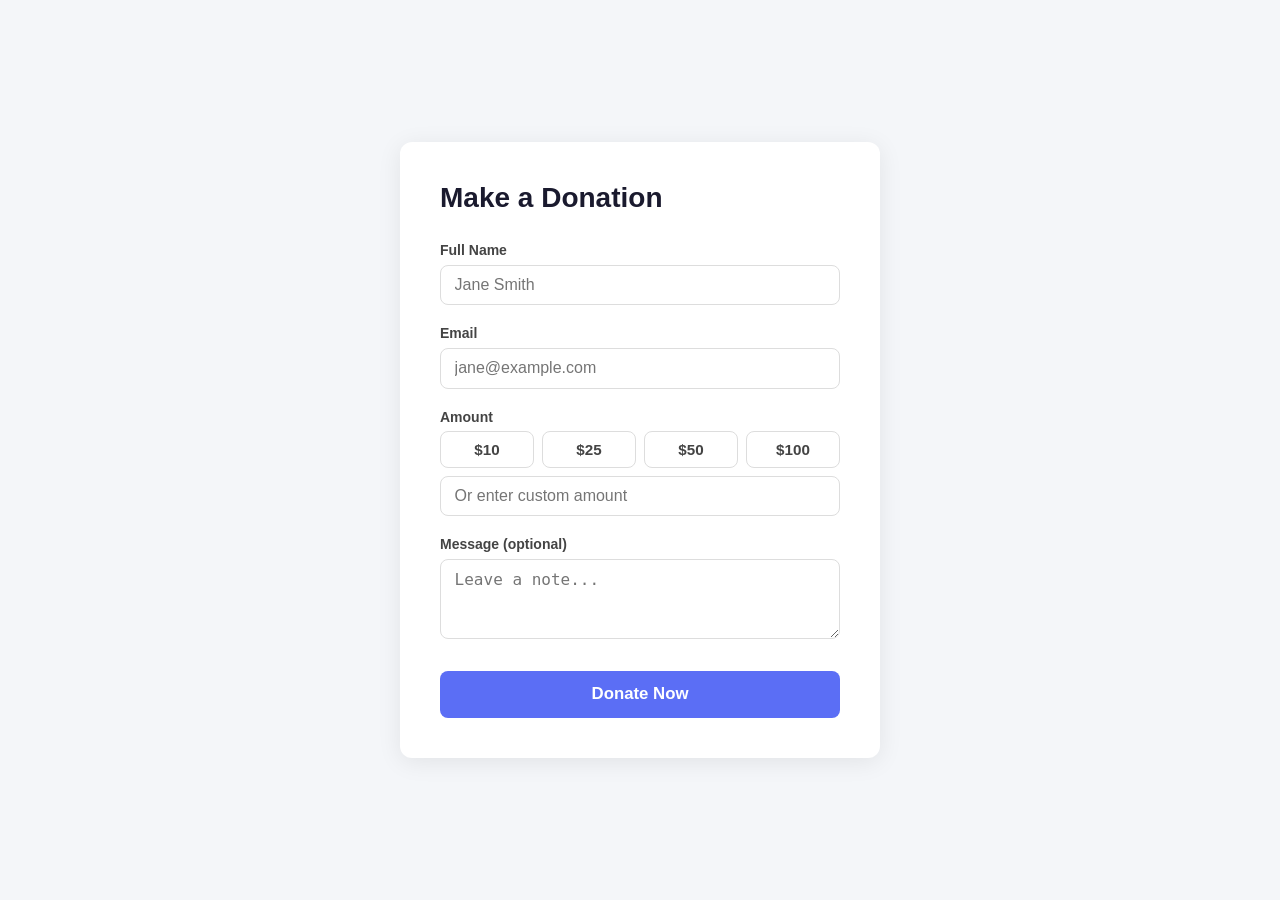
<file: index.html>
<!DOCTYPE html>
<html lang="en">
<head>
  <meta charset="UTF-8" />
  <meta name="viewport" content="width=device-width, initial-scale=1.0" />
  <title>Donation Form</title>
  <link rel="stylesheet" href="style.css" />
</head>
<body>
  <main>
    <form id="donation-form">
      <h1>Make a Donation</h1>

      <div class="field">
        <label for="name">Full Name</label>
        <input type="text" id="name" name="name" placeholder="Jane Smith" required />
      </div>

      <div class="field">
        <label for="email">Email</label>
        <input type="email" id="email" name="email" placeholder="jane@example.com" required />
      </div>

      <div class="field">
        <label>Amount</label>
        <div class="amount-options">
          <button type="button" class="amount-btn" data-amount="10">$10</button>
          <button type="button" class="amount-btn" data-amount="25">$25</button>
          <button type="button" class="amount-btn" data-amount="50">$50</button>
          <button type="button" class="amount-btn" data-amount="100">$100</button>
        </div>
        <input type="number" id="custom-amount" name="amount" placeholder="Or enter custom amount" min="1" />
      </div>

      <div class="field">
        <label for="message">Message (optional)</label>
        <textarea id="message" name="message" rows="3" placeholder="Leave a note..."></textarea>
      </div>

      <button type="submit" class="submit-btn">Donate Now</button>
    </form>
  </main>
  <script src="script.js"></script>
</body>
</html>
</file>
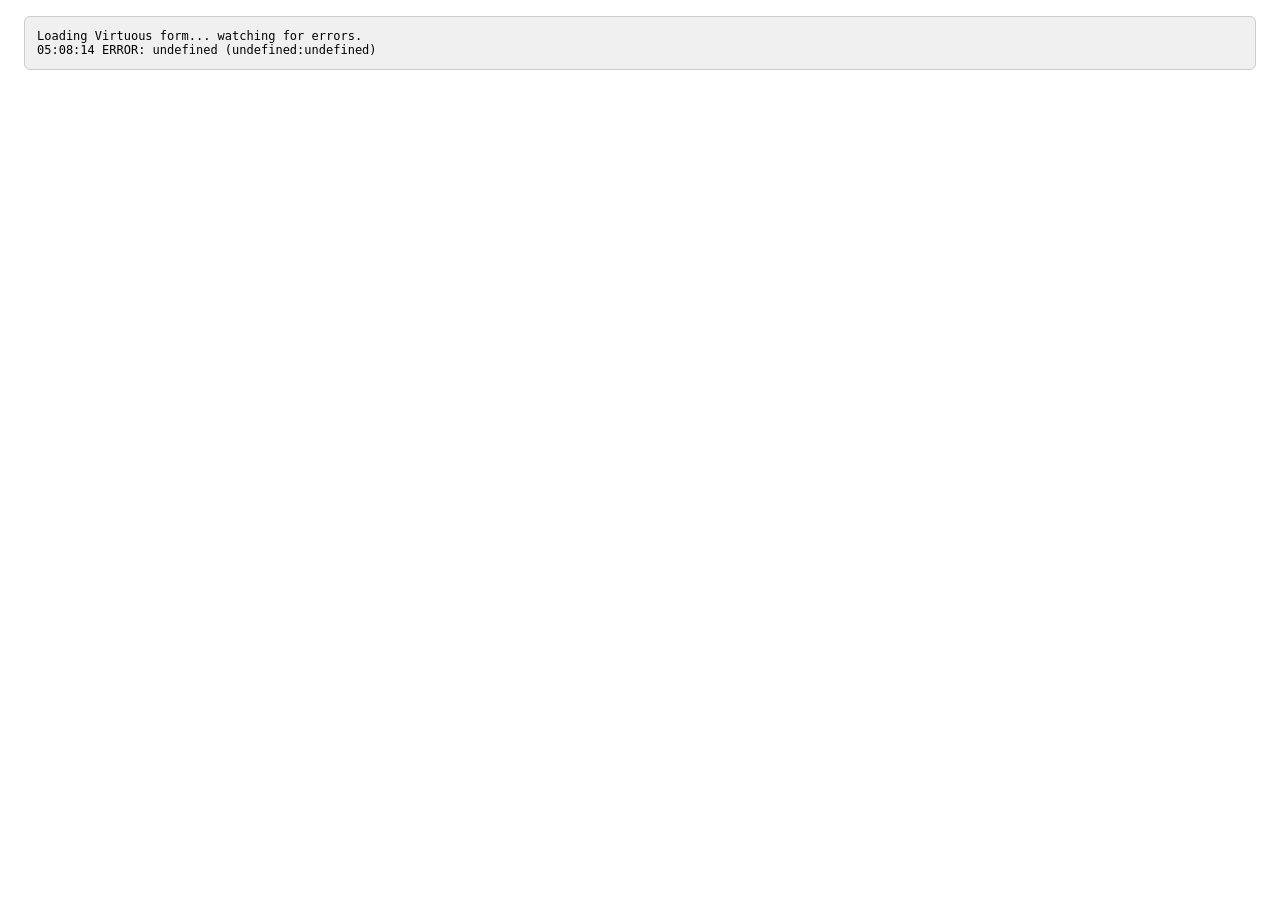
<file: virtuous-embed.html>
<!DOCTYPE html>
<html lang="en">
<head>
  <meta charset="UTF-8" />
  <meta name="viewport" content="width=device-width, initial-scale=1.0" />
  <title>Virtuous Form — Preview</title>
  <style>
    #debug {
      font-family: monospace;
      font-size: 12px;
      background: #f0f0f0;
      border: 1px solid #ccc;
      padding: 12px;
      margin: 16px;
      border-radius: 6px;
      white-space: pre-wrap;
    }
  </style>
</head>
<body>
  <div id="debug">Loading Virtuous form... watching for errors.</div>

  <script>
    const log = (msg) => {
      document.getElementById('debug').textContent += '\n' + new Date().toISOString().slice(11,19) + ' ' + msg;
    };
    window.addEventListener('error', (e) => log('ERROR: ' + e.message + ' (' + e.filename + ':' + e.lineno + ')'), true);
    window.addEventListener('unhandledrejection', (e) => log('PROMISE ERROR: ' + e.reason));
    const observer = new MutationObserver(() => {
      const vf = document.querySelector('[data-virtuous-form]');
      if (vf) log('Virtuous div injected: ' + JSON.stringify(vf.dataset));
    });
    observer.observe(document.body, { childList: true, subtree: true });
    setTimeout(() => log('Still waiting after 10s...'), 10000);
    setTimeout(() => log('Still waiting after 20s...'), 20000);
  </script>

  <script
    src="https://cdn.virtuoussoftware.com/virtuous.embed.min.js"
    data-vform="EC2B5B25-B5D3-4B4F-97A4-498DBEDE4298"
    data-orgId="8106"
    data-isGiving="true"
    data-merchantType="StripeUnified"
    data-dependencies="[]">
  </script>
</body>
</html>
</file>
<file: style.css>
*, *::before, *::after {
  box-sizing: border-box;
  margin: 0;
  padding: 0;
}

body {
  font-family: -apple-system, BlinkMacSystemFont, "Segoe UI", Roboto, sans-serif;
  background: #f4f6f9;
  min-height: 100vh;
  display: flex;
  align-items: center;
  justify-content: center;
  padding: 2rem;
}

main {
  background: #fff;
  border-radius: 12px;
  box-shadow: 0 4px 24px rgba(0, 0, 0, 0.08);
  padding: 2.5rem;
  width: 100%;
  max-width: 480px;
}

h1 {
  font-size: 1.75rem;
  margin-bottom: 1.75rem;
  color: #1a1a2e;
}

.field {
  margin-bottom: 1.25rem;
}

label {
  display: block;
  font-size: 0.875rem;
  font-weight: 600;
  color: #444;
  margin-bottom: 0.4rem;
}

input[type="text"],
input[type="email"],
input[type="number"],
textarea {
  width: 100%;
  padding: 0.65rem 0.85rem;
  border: 1.5px solid #ddd;
  border-radius: 8px;
  font-size: 1rem;
  color: #1a1a2e;
  transition: border-color 0.2s;
}

input:focus,
textarea:focus {
  outline: none;
  border-color: #5b6ef5;
}

textarea {
  resize: vertical;
}

.amount-options {
  display: flex;
  gap: 0.5rem;
  margin-bottom: 0.5rem;
  flex-wrap: wrap;
}

.amount-btn {
  flex: 1;
  padding: 0.55rem 0;
  border: 1.5px solid #ddd;
  border-radius: 8px;
  background: #fff;
  font-size: 0.95rem;
  font-weight: 600;
  cursor: pointer;
  color: #444;
  transition: all 0.15s;
  min-width: 60px;
}

.amount-btn:hover {
  border-color: #5b6ef5;
  color: #5b6ef5;
}

.amount-btn.selected {
  background: #5b6ef5;
  border-color: #5b6ef5;
  color: #fff;
}

.submit-btn {
  width: 100%;
  padding: 0.85rem;
  background: #5b6ef5;
  color: #fff;
  border: none;
  border-radius: 8px;
  font-size: 1.05rem;
  font-weight: 700;
  cursor: pointer;
  margin-top: 0.5rem;
  transition: background 0.2s;
}

.submit-btn:hover {
  background: #4355e8;
}
</file>
